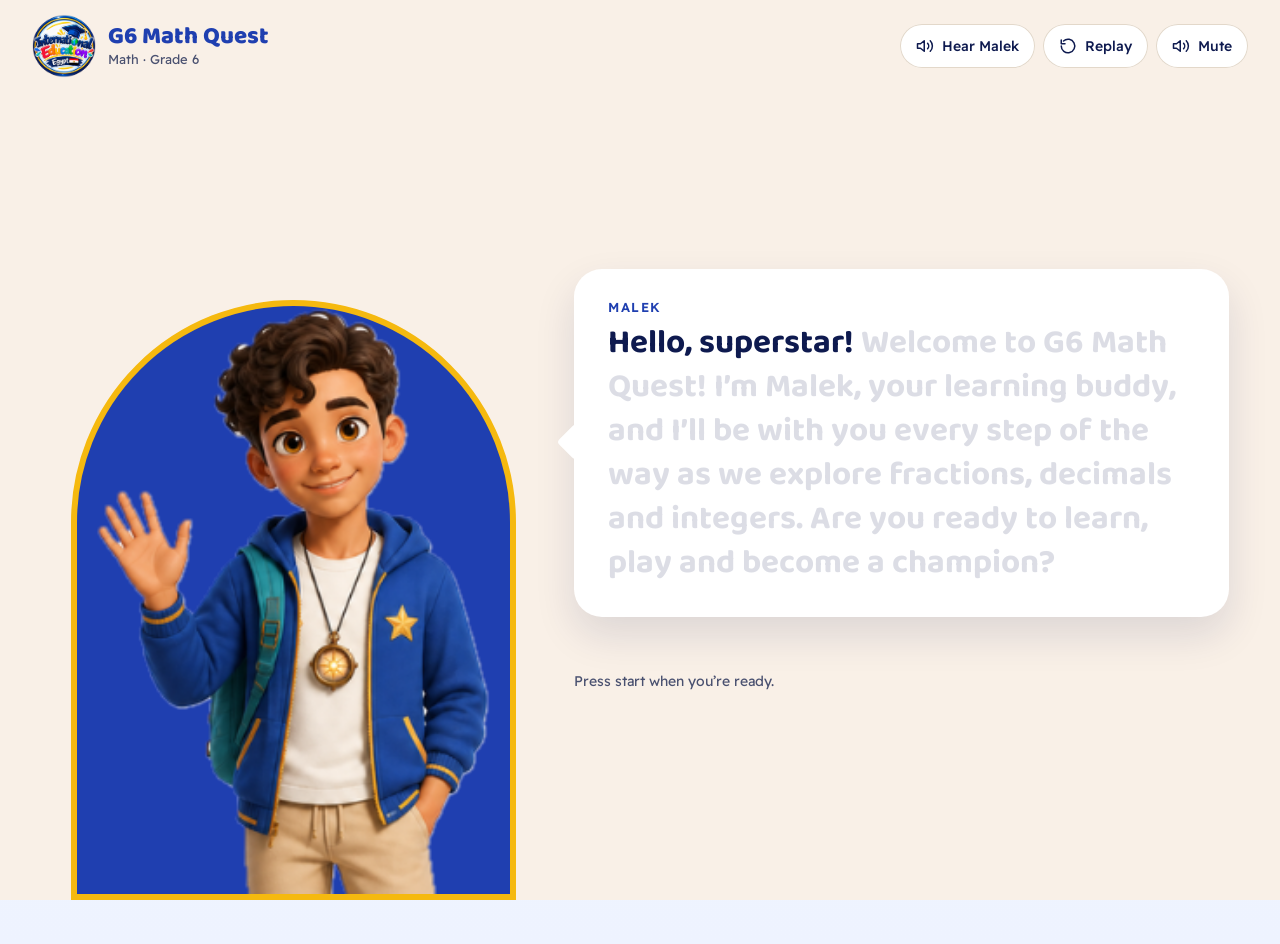
<file: index.html>
<!DOCTYPE html>
<html lang="en" dir="ltr">
<head>
<meta charset="UTF-8">
<meta name="viewport" content="width=device-width, initial-scale=1">
<title>Grade 6 Math Quest – International Education Egypt</title>
<link rel="icon" href="assets/logo.png">
<link rel="preconnect" href="https://fonts.googleapis.com">
<link href="https://fonts.googleapis.com/css2?family=Fredoka:wght@500;600;700&family=Nunito:wght@500;700;800&display=swap" rel="stylesheet">
<link rel="stylesheet" href="https://fonts.googleapis.com/css2?family=Baloo+Bhaijaan+2:wght@600;700;800&family=Readex+Pro:wght@400;500;600&display=swap">
<link rel="stylesheet" href="iee-malek/iee-malek.css">
<style>
/* Palette sampled from the official logo (design recommendation, not an official brand spec) */
:root{
  --navy:#0b1f6b;--royal:#1d4fd8;--sky:#e8f0ff;--gold:#f5b400;--gold2:#ffd54a;
  --ink:#14183a;--muted:#5b6280;--card:#fff;--line:#e3e8f6;
  --ok:#16a34a;--okbg:#e3f6ec;--bad:#dc2626;--badbg:#fde8ea;
  --shadow:0 10px 30px rgba(11,31,107,.12);--r:22px;
  --fd:'Fredoka','Nunito',system-ui,sans-serif;
}
*{box-sizing:border-box}
html,body{margin:0}
body{font-family:'Nunito',system-ui,sans-serif;color:var(--ink);min-height:100vh;overflow-x:hidden;
  background:radial-gradient(circle at 12% 8%,#fff6d6 0,transparent 32%),radial-gradient(circle at 90% 20%,#dfe9ff 0,transparent 38%),linear-gradient(180deg,#f4f7ff,#eef3ff)}
h1,h2,h3,h4{font-family:var(--fd);margin:0}
button{font-family:inherit;cursor:pointer}
:focus-visible{outline:3px solid var(--gold);outline-offset:3px;border-radius:10px}
.sr{position:absolute;width:1px;height:1px;overflow:hidden;clip:rect(0 0 0 0)}
#bg{position:fixed;inset:0;pointer-events:none;overflow:hidden;z-index:0}
#bg span{position:absolute;font-family:var(--fd);font-weight:600;color:rgba(29,79,216,.08);animation:floatUp linear infinite;user-select:none}
@keyframes floatUp{from{transform:translateY(110vh) rotate(0)}to{transform:translateY(-20vh) rotate(360deg)}}
#app{position:relative;z-index:1;max-width:1040px;margin:0 auto;padding:14px 16px 120px}
main{animation:fadeUp .35s ease}
@keyframes fadeUp{from{opacity:0;transform:translateY(10px)}}
/* header */
.top{display:flex;align-items:center;gap:10px;flex-wrap:wrap;margin-bottom:16px;background:rgba(255,255,255,.85);backdrop-filter:blur(8px);border:1px solid var(--line);border-radius:20px;padding:8px 12px;box-shadow:0 4px 16px rgba(11,31,107,.06)}
.brand{display:flex;align-items:center;gap:10px;border:0;background:none;padding:0;text-align:left;color:var(--navy)}
.brand .logo{width:56px;height:56px;object-fit:contain;flex:none}
.brand .bt{display:flex;flex-direction:column;line-height:1.1}.brand b{font-family:var(--fd);font-size:20px}.brand small{color:var(--muted);font-weight:700;font-size:12px}
.sp{flex:1}
.pill{display:inline-flex;align-items:center;gap:6px;background:#fff;border:1px solid var(--line);border-radius:999px;padding:7px 13px;font-weight:800;font-size:15px;color:var(--ink)}
.pill.xp b{color:var(--royal)}.pill.fire b{color:#ea580c}.pill.linkish{background:var(--sky);color:var(--navy);min-height:40px}
.iconbtn{border:1px solid var(--line);background:#fff;border-radius:999px;width:40px;height:40px;font-size:18px}
.bump{animation:bump .45s}@keyframes bump{40%{transform:scale(1.25)}}
/* buttons */
.btn{border:0;border-radius:16px;padding:13px 24px;font:700 18px var(--fd);color:#fff;background:linear-gradient(180deg,#2f63ec,var(--royal));box-shadow:0 5px 0 var(--navy);transition:transform .12s;min-height:48px}
.btn:hover{transform:translateY(-2px)}.btn:active{transform:translateY(3px);box-shadow:0 2px 0 var(--navy)}
.btn:disabled{opacity:.45;cursor:not-allowed;transform:none}
.btn.green{background:linear-gradient(180deg,#22c55e,var(--ok));box-shadow:0 5px 0 #0e7a37}
.btn.ghost{background:#fff;color:var(--royal);box-shadow:0 5px 0 #cfdaf7;border:1px solid #dbe4fb}
.btn.warnb{color:#b45309}
.btn.danger{background:linear-gradient(180deg,#ef4444,var(--bad));box-shadow:0 5px 0 #8f1d1d}
.btn.sm{padding:8px 15px;font-size:15px;min-height:40px}
.linkbtn{border:0;background:none;color:var(--royal);font-weight:800;text-decoration:underline;padding:4px}
.back{border:1px solid var(--line);background:#fff;border-radius:12px;padding:9px 14px;font-weight:800;color:var(--navy);min-height:42px}
/* welcome */
.welcome{display:flex;flex-direction:column;align-items:center;justify-content:center;min-height:90vh}
.wcard{background:#fff;border-radius:30px;box-shadow:var(--shadow);padding:30px 28px;max-width:560px;width:100%;text-align:center;border-top:8px solid var(--gold)}
.wlogo{width:200px;height:200px;object-fit:contain;animation:floaty 4s ease-in-out infinite}
@keyframes floaty{50%{transform:translateY(-8px)}}
.wcard h1{font-size:34px;color:var(--navy);margin-top:6px}
.lead{color:var(--muted);font-size:17px}
.nameform{margin:18px 0 8px;text-align:left}.nameform label{font-weight:800;color:var(--navy)}
.nrow{display:flex;gap:10px;margin-top:6px;flex-wrap:wrap}.nrow .ans{flex:1 1 160px;width:auto;min-width:0}
.rules{background:var(--sky);border-radius:16px;padding:12px 16px;text-align:left;margin-top:14px}
.rules summary{font-weight:800;color:var(--navy);cursor:pointer}.rules li{margin:6px 0;line-height:1.45}
.warn{background:#fff7e0;border:1px solid #ffe08a;border-radius:12px;padding:10px 14px;color:#7a4b00;font-weight:700}
/* hub */
.hero{display:flex;align-items:center;gap:16px;background:linear-gradient(135deg,var(--navy),var(--royal) 70%);color:#fff;border-radius:28px;padding:26px;box-shadow:var(--shadow);position:relative;overflow:hidden}
.hero::after{content:"";position:absolute;inset:auto -40px -60px auto;width:220px;height:220px;border-radius:50%;background:radial-gradient(circle,rgba(245,180,0,.35),transparent 70%)}
.hero .hl{flex:1;position:relative;z-index:1}.hero .hi{margin:0;opacity:.85;font-weight:700}.hero h1{font-size:34px}
.hero p{margin:6px 0 0;opacity:.92}
.hlogo{width:150px;height:150px;object-fit:contain;position:relative;z-index:1;filter:drop-shadow(0 8px 18px rgba(0,0,0,.25));animation:floaty 5s ease-in-out infinite}
.hstats{display:flex;gap:8px;flex-wrap:wrap;margin-top:14px}.hstats span{background:rgba(255,255,255,.14);padding:6px 12px;border-radius:999px;font-weight:700}
.hbar{height:10px;background:rgba(255,255,255,.2);border-radius:99px;margin-top:12px;overflow:hidden}.hbar i{display:block;height:100%;background:linear-gradient(90deg,var(--gold),var(--gold2));border-radius:99px;transition:width .8s}
.sec{font-size:22px;color:var(--navy);margin:24px 4px 12px}
.grid{display:grid;grid-template-columns:repeat(auto-fill,minmax(270px,1fr));gap:16px}
.ucard{background:#fff;border:0;border-radius:var(--r);padding:16px 18px;text-align:left;box-shadow:var(--shadow);border-top:6px solid var(--uc,var(--royal));transition:transform .2s,box-shadow .2s;animation:pop .45s both;color:var(--ink)}
.ucard:hover{transform:translateY(-5px);box-shadow:0 18px 40px rgba(11,31,107,.18)}
@keyframes pop{from{opacity:0;transform:translateY(16px) scale(.97)}}
.uh{display:flex;justify-content:space-between;align-items:center}.ui{font-size:32px;width:56px;height:56px;display:grid;place-items:center;border-radius:16px;background:var(--sky)}
.ui.big{font-size:44px;width:80px;height:80px;flex:none;background:#fff}
.un{display:block;margin-top:8px;font-weight:800;font-size:13px;color:var(--uc,var(--royal));text-transform:uppercase;letter-spacing:.06em}
.ucard h3{font-size:20px;color:var(--navy);margin:2px 0 8px}
.ul{display:flex;flex-wrap:wrap;gap:5px}.ul span{font-size:12px;font-weight:800;background:var(--sky);color:var(--navy);padding:3px 8px;border-radius:8px}
.meta,.meta2{display:flex;justify-content:space-between;align-items:center;margin-top:10px;font-weight:700;font-size:14px;color:var(--muted)}
.mk{color:#b45309;font-weight:800}
.ucard.final{background:linear-gradient(135deg,var(--navy),#23307e);color:#fff;border-top-color:var(--gold)}
.ucard.final h3{color:#fff}.ucard.final p{color:#d6dcff;margin:6px 0 0}.ucard.final .ui{background:rgba(255,255,255,.12)}
.ucard.final.alt{background:linear-gradient(135deg,#7a4f00,#c98d00)}
.ring .ringv{transition:stroke-dashoffset 1s}
.stars{letter-spacing:2px;font-size:18px}.stars .on{color:var(--gold);text-shadow:0 1px 0 #b98700}.stars .off{color:#d8dcea}
.badges{display:grid;grid-template-columns:repeat(auto-fill,minmax(150px,1fr));gap:10px}
.badge{background:#fff;border-radius:16px;padding:12px;text-align:center;box-shadow:0 3px 10px rgba(11,31,107,.06);filter:grayscale(1);opacity:.55}
.badge.got{filter:none;opacity:1;border:2px solid var(--gold);animation:pop .4s}
.badge span{font-size:30px;display:block}.badge b{display:block;font-family:var(--fd);color:var(--navy)}.badge small{color:var(--muted);font-size:12px}
.foot{text-align:center;color:var(--muted);margin-top:22px}
/* unit page */
.uhero{display:flex;gap:18px;align-items:center;background:#fff;border-radius:26px;padding:22px;box-shadow:var(--shadow);border-left:10px solid var(--uc);margin-top:12px;flex-wrap:wrap}
.uhero h1{font-size:30px;color:var(--navy)}.uhero p{color:var(--muted);margin:6px 0}
.uacts{display:flex;gap:10px;flex-wrap:wrap;margin-top:10px}
.lessons{display:flex;flex-direction:column;gap:12px}
.lrow{display:flex;align-items:center;gap:14px;background:#fff;border-radius:18px;padding:14px 16px;box-shadow:0 4px 14px rgba(11,31,107,.07);flex-wrap:wrap}
.lcode{font:700 18px var(--fd);background:var(--uc);color:#fff;border-radius:12px;padding:10px 12px;min-width:62px;text-align:center}
.linfo{flex:1;min-width:180px}.linfo h3{font-size:18px;color:var(--navy)}.linfo small{color:var(--muted);font-weight:700}
.lbar{height:8px;background:#edf0f8;border-radius:99px;margin:6px 0;overflow:hidden}.lbar i{display:block;height:100%;background:var(--uc);border-radius:99px;transition:width .6s}
/* quiz */
.qhead{display:flex;align-items:center;gap:12px;margin-bottom:10px}
.qtitle{display:flex;flex-direction:column}.qtitle b{font-family:var(--fd);color:var(--navy);font-size:18px}.qtitle span{font-weight:800;color:var(--muted)}
.progwrap{display:flex;align-items:center;gap:10px;margin-bottom:10px}.progwrap span{font-weight:800;color:var(--muted);font-size:14px;white-space:nowrap}
.prog{flex:1;height:14px;background:#fff;border-radius:99px;overflow:hidden;box-shadow:inset 0 1px 3px rgba(0,0,0,.08)}
.prog i{display:block;height:100%;background:linear-gradient(90deg,var(--royal),var(--gold));border-radius:99px;transition:width .5s cubic-bezier(.3,1.4,.6,1)}
.acc{background:#fff;border-radius:16px;padding:10px 14px;margin-bottom:12px;box-shadow:0 3px 10px rgba(11,31,107,.06)}
.acc.wide{max-width:600px;margin:12px auto;text-align:left}
.acc .row{display:flex;justify-content:space-between;align-items:center;font-weight:800;font-size:14px;margin-bottom:7px;gap:8px;flex-wrap:wrap}
.acc .legend{display:flex;gap:12px;color:var(--muted);flex-wrap:wrap}
.acc .pct{font:700 17px var(--fd);padding:2px 10px;border-radius:999px}
.acc .track{display:flex;height:14px;border-radius:99px;background:#eef1f8;overflow:hidden}
.acc .track i{display:block;height:100%;transition:width .6s}.acc .g{background:linear-gradient(90deg,#22c55e,var(--ok))}.acc .r{background:linear-gradient(90deg,#f87171,var(--bad))}
.card{background:var(--card);border-radius:26px;box-shadow:var(--shadow);padding:22px 22px 20px;position:relative;border:3px solid transparent;transition:border-color .3s}
.card.enter{animation:slideIn .4s cubic-bezier(.2,1.2,.4,1)}@keyframes slideIn{from{opacity:0;transform:translateX(50px)}}
.card.good{border-color:var(--ok)}.card.badc{border-color:var(--bad)}
.shake{animation:shake .5s}@keyframes shake{20%,60%{transform:translateX(-9px)}40%,80%{transform:translateX(9px)}}
.chips{display:flex;gap:6px;flex-wrap:wrap}
.chip{display:inline-flex;gap:6px;align-items:center;font-size:12.5px;font-weight:800;color:var(--navy);background:var(--sky);padding:5px 10px;border-radius:999px}
.chip.u{background:var(--uc);color:#fff}.chip.src{background:#fff7e0;color:#7a4b00}
.prompt{font-size:22px;font-weight:700;margin:14px 0 6px;line-height:1.45}
.visual{margin:14px 0;overflow-x:auto}
.fr{display:inline-flex;flex-direction:column;align-items:center;vertical-align:middle;line-height:1.05;margin:0 3px;font-size:.92em}
.fr .nu{border-bottom:2px solid currentColor;padding:0 3px}.fr .de{padding:0 3px}.mx{white-space:nowrap}
.eq{font-size:26px;font-weight:700;display:flex;align-items:center;gap:8px;flex-wrap:wrap}
.parts{display:flex;flex-direction:column;gap:16px;margin:16px 0}
.part.block .lab{display:block;font-size:19px;font-weight:700;margin-bottom:8px}
.irow{display:flex;align-items:center;gap:10px;flex-wrap:wrap}
.ans{font:600 24px var(--fd);width:170px;padding:10px 14px;border-radius:14px;border:3px solid #cfdaf7;background:#f8faff;color:var(--ink);outline:none;transition:.2s;min-height:48px}
.ans:focus{border-color:var(--royal);box-shadow:0 0 0 5px rgba(29,79,216,.15)}
.ans.ok{border-color:var(--ok);background:var(--okbg)}.ans.no{border-color:var(--bad);background:var(--badbg)}
.post{font-size:20px;font-weight:700}.preview{min-height:30px;font:700 20px var(--fd);color:var(--royal)}
.tip{font-size:13px;color:var(--muted)}
.opts{display:flex;flex-wrap:wrap;gap:12px;margin:16px 0}
.opt{border:3px solid #cfdaf7;background:#fff;border-radius:16px;padding:12px 24px;font:600 21px var(--fd);color:var(--ink);min-width:96px;min-height:52px;transition:transform .15s,border-color .2s;box-shadow:0 4px 0 #cfdaf7;position:relative}
.opt:hover:not(:disabled){transform:translateY(-3px);border-color:var(--royal)}
.opt.ok{border-color:var(--ok);background:var(--okbg);box-shadow:0 4px 0 var(--ok)}.opt.no{border-color:var(--bad);background:var(--badbg);box-shadow:0 4px 0 var(--bad)}
.opts.lines{flex-direction:column}.opts.lines .opt{padding:6px 10px 6px 40px;width:100%;max-width:700px}
.optl{position:absolute;left:10px;top:50%;transform:translateY(-50%);font-size:16px;color:var(--muted)}
.signbox{display:flex;align-items:center;gap:16px;font:700 30px var(--fd);margin:14px 0}.signbox.inl{display:inline-flex;font-size:24px;margin:0}
.qm{width:52px;height:52px;border-radius:50%;background:#7c829c;color:#fff;display:grid;place-items:center;font-size:28px;transition:.3s}
.qm.filled{background:var(--royal);animation:bump .4s}.qm.okf{background:var(--ok)}.qm.nof{background:var(--bad)}
.ozone{margin:16px 0}.olabel{font-size:13px;font-weight:800;color:var(--muted);text-transform:uppercase;letter-spacing:.06em;margin-bottom:6px}
.slots,.pool{display:flex;gap:10px;flex-wrap:wrap;min-height:72px;padding:10px;border-radius:18px}
.slots{background:var(--sky);border:3px dashed #b9c9f5}
.slot{width:96px;height:62px;border-radius:14px;border:2px dashed #b9c9f5;display:grid;place-items:center;color:#9fb2e8;font-weight:800;position:relative}
.tile{width:96px;height:62px;border-radius:14px;border:0;background:linear-gradient(180deg,#2f63ec,var(--royal));color:#fff;font:600 22px var(--fd);display:grid;place-items:center;box-shadow:0 5px 0 var(--navy);transition:transform .15s;animation:pop .3s}
.tile:hover:not(:disabled){transform:translateY(-3px)}.slot .tile{position:absolute;inset:-2px;width:auto;height:auto}
.tile.ok{background:linear-gradient(180deg,#22c55e,var(--ok));box-shadow:0 5px 0 #0e7a37}.tile.no{background:linear-gradient(180deg,#f87171,var(--bad));box-shadow:0 5px 0 #8f1d1d}
svg.nl{width:100%;max-width:680px;height:auto;display:block}
svg.nl .ax{stroke:#6b7290;stroke-width:2.5;fill:none;stroke-linecap:round;stroke-linejoin:round}svg.nl .tk{stroke:#6b7290;stroke-width:2.5}
svg.nl text{font:600 17px 'Nunito',sans-serif;fill:#2b3050;text-anchor:middle}
svg.nl .pt{animation:ptpop .45s cubic-bezier(.2,1.6,.4,1) both;transform-box:fill-box;transform-origin:center}@keyframes ptpop{from{transform:scale(0)}}
svg.nl.inter .hit{cursor:pointer;outline:none}svg.nl.inter .hit .ghost{fill:var(--royal);opacity:0;transition:opacity .15s}
svg.nl.inter .hit:hover .ghost,svg.nl.inter .hit:focus .ghost{opacity:.35}svg.nl.inter .hit:focus .ghost{stroke:var(--gold);stroke-width:3}
svg.nl.vert{max-width:170px}
.nlwrap{background:#fbfcff;border:2px solid var(--line);border-radius:18px;padding:12px 10px 4px;max-width:700px}
.nlhelp{font-size:14px;color:var(--muted);font-weight:700;margin-top:6px}
.nlm{position:relative;max-width:680px}.nlm svg{display:block}
.nlm .ans{position:absolute;width:64px;font-size:16px;padding:3px 2px;border-width:2px;border-radius:10px;text-align:center;transform:translate(-50%,-50%);top:80%;min-height:34px}
.gparts{margin-top:12px}
.vmul{font:600 28px var(--fd);display:inline-flex;flex-direction:column;align-items:flex-end;padding:6px 18px;background:#fbfcff;border:2px solid var(--line);border-radius:16px}
.vmul div:nth-child(2){border-bottom:3px solid var(--ink);padding-bottom:2px}.vmul .vq{color:var(--muted)}
table.t{border-collapse:collapse;font-size:19px;margin:8px 0}table.t th{background:var(--navy);color:#fff;padding:10px 18px}table.t td{border:1px solid #d6dcee;padding:9px 18px}table.t td:last-child{text-align:center}
.actions{display:flex;gap:10px;align-items:center;margin-top:18px;flex-wrap:wrap}.actions.center{justify-content:center}
.nextlock{color:var(--muted);font-weight:700;font-size:14px}
.hintbox{background:#fff7e0;border:2px solid #ffe08a;border-radius:14px;padding:10px 14px;font-weight:700;color:#7a4b00;margin-top:12px;animation:pop .3s}
.fb{margin-top:16px;border-radius:18px;padding:16px 18px;animation:pop .4s}
.fb.good{background:var(--okbg);border:2px solid #9be3bd}.fb.bad{background:var(--badbg);border:2px solid #f8b4b4}
.fb h4{font-size:21px;margin-bottom:6px}.fb.good h4{color:#0b7a4b}.fb.bad h4{color:#b3261e}
.ca{font-size:18px;font-weight:800;margin:4px 0 10px}.cl{font-weight:600}.how{font-weight:800;margin-top:6px}
.fb ol,.mbody ol{margin:6px 0 0;padding-left:22px;font-size:17px;line-height:1.6}
.fb details summary{cursor:pointer;font-weight:800;color:#0b7a4b}
.note{margin-top:8px;font-weight:700;color:#7a4b00}
/* results + report */
.endc{text-align:center}.rlogo{width:110px;height:110px;object-fit:contain}
.trophy{font-size:70px;animation:floaty 2.5s infinite}.endc h1{font-size:28px;color:var(--navy)}.sub{color:var(--muted);margin:4px 0}
.bigstars{font-size:52px;letter-spacing:8px}.bigstars span{display:inline-block;animation:starIn .6s both}
.bigstars span:nth-child(2){animation-delay:.25s}.bigstars span:nth-child(3){animation-delay:.5s}@keyframes starIn{from{transform:scale(0) rotate(-180deg)}}
.endstats{display:flex;justify-content:center;gap:10px;flex-wrap:wrap;margin:14px 0}
.endstats div{background:var(--sky);border-radius:16px;padding:12px 16px;min-width:110px;font-weight:700;color:var(--muted)}
.endstats b{display:block;font:700 26px var(--fd);color:var(--navy)}
.newb{display:flex;gap:8px;justify-content:center;flex-wrap:wrap}.newb span{background:#fff7e0;border:2px solid var(--gold);border-radius:999px;padding:6px 14px;font-weight:800}
table.bt{width:100%;min-width:460px;border-collapse:collapse;text-align:left;font-size:15px}
table.bt th{background:var(--navy);color:#fff;padding:9px 10px;font-family:var(--fd);font-weight:600}table.bt th:first-child{border-radius:10px 0 0 0}table.bt th:last-child{border-radius:0 10px 0 0}
table.bt td{padding:9px 10px;border-bottom:1px solid var(--line);vertical-align:middle}
.minibar{display:inline-block;width:80px;height:9px;background:#edf0f8;border-radius:99px;overflow:hidden;margin-right:8px;vertical-align:middle}.minibar i{display:block;height:100%;border-radius:99px}
.tw{position:relative;overflow-x:auto;-webkit-overflow-scrolling:touch;border-radius:10px}
.missed{text-align:left}.m{background:#fff6f7;border:2px solid #fbd0d5;border-radius:14px;padding:10px 14px;margin:8px 0}
.m summary{cursor:pointer;font-weight:700}.m summary small{display:block;color:var(--muted)}.mbody{margin-top:8px}
.report{text-align:left}.rhead{display:flex;gap:14px;align-items:center;border-bottom:3px solid var(--gold);padding-bottom:12px}.rhead h1{color:var(--navy);font-size:26px}.rhead p{margin:4px 0 0;color:var(--muted)}
.formula,.muted{color:var(--muted)}.small{font-size:13px}
.todo{padding-left:20px}.todo li{margin:8px 0}
/* overlays */
.modal{position:fixed;inset:0;background:rgba(11,31,107,.45);display:grid;place-items:center;z-index:80;animation:fadeUp .2s}
.modal .box{background:#fff;border-radius:24px;padding:24px;max-width:440px;width:92%;box-shadow:0 20px 60px rgba(0,0,0,.25);animation:pop .3s}
.modal h3{font-size:22px;color:var(--navy);margin-bottom:6px}.mrow{display:flex;gap:10px;justify-content:flex-end;flex-wrap:wrap;margin-top:14px}
.opts2{display:flex;flex-direction:column;gap:10px;margin-top:14px}.opts2 .btn{display:flex;justify-content:space-between;align-items:center}.opts2 .btn small{font-family:'Nunito',sans-serif;opacity:.85;font-size:14px}
.copybox{width:100%;height:220px;font:13px/1.4 monospace;border-radius:12px;border:2px solid var(--line);padding:10px}
#toast{position:fixed;left:50%;top:16px;transform:translate(-50%,-150%);background:var(--navy);color:#fff;padding:12px 18px;border-radius:14px;font-weight:700;z-index:90;transition:transform .35s;box-shadow:var(--shadow);max-width:92vw}
#toast.on{transform:translate(-50%,0)}
.xpf{position:fixed;font:700 26px var(--fd);color:var(--royal);pointer-events:none;z-index:50;animation:xpUp 1.1s forwards;text-shadow:0 2px 0 #fff}@keyframes xpUp{to{transform:translateY(-80px);opacity:0}}
canvas#fx{position:fixed;inset:0;pointer-events:none;z-index:60}
@media (max-width:640px){
  #app{padding:10px 10px 110px}.brand .bt small{display:none}.brand b{font-size:17px}.brand .logo{width:46px;height:46px}
  .hero{flex-direction:column-reverse;text-align:center;padding:20px}.hero h1{font-size:28px}.hstats{justify-content:center}.hlogo{width:110px;height:110px}
  .prompt{font-size:19px}.eq{font-size:22px}.card{padding:16px 13px}.tile,.slot{width:72px;height:54px;font-size:19px}
  .wcard{padding:22px 16px}.wlogo{width:150px;height:150px}.wcard h1{font-size:28px}
  table.bt{font-size:13px}.minibar{width:44px}.endstats div{min-width:90px;padding:10px}
  .lrow .btn{width:100%}.pill{padding:6px 10px;font-size:14px}
}
@media (prefers-reduced-motion:reduce){*,*::before,*::after{animation:none!important;transition:none!important}#bg{display:none}}
</style>
</head>
<body>
<div id="bg" aria-hidden="true"></div>
<canvas id="fx" aria-hidden="true"></canvas>
<div id="app"></div>
<div id="toast" role="status" aria-live="polite"></div>
<noscript><p style="padding:20px">This app needs JavaScript turned on.</p></noscript>
<script src="iee-malek/assets/voice/clips.js"></script>
<script src="iee-malek/iee-malek.js"></script>
<script src="js/core.js"></script>
<script src="data/fr6.js"></script>
<script src="data/dsl.js"></script>
<script src="data/gen.js"></script>
<script src="data/trace.js"></script>
<script src="js/app.js"></script>
</body>
</html>
</file>
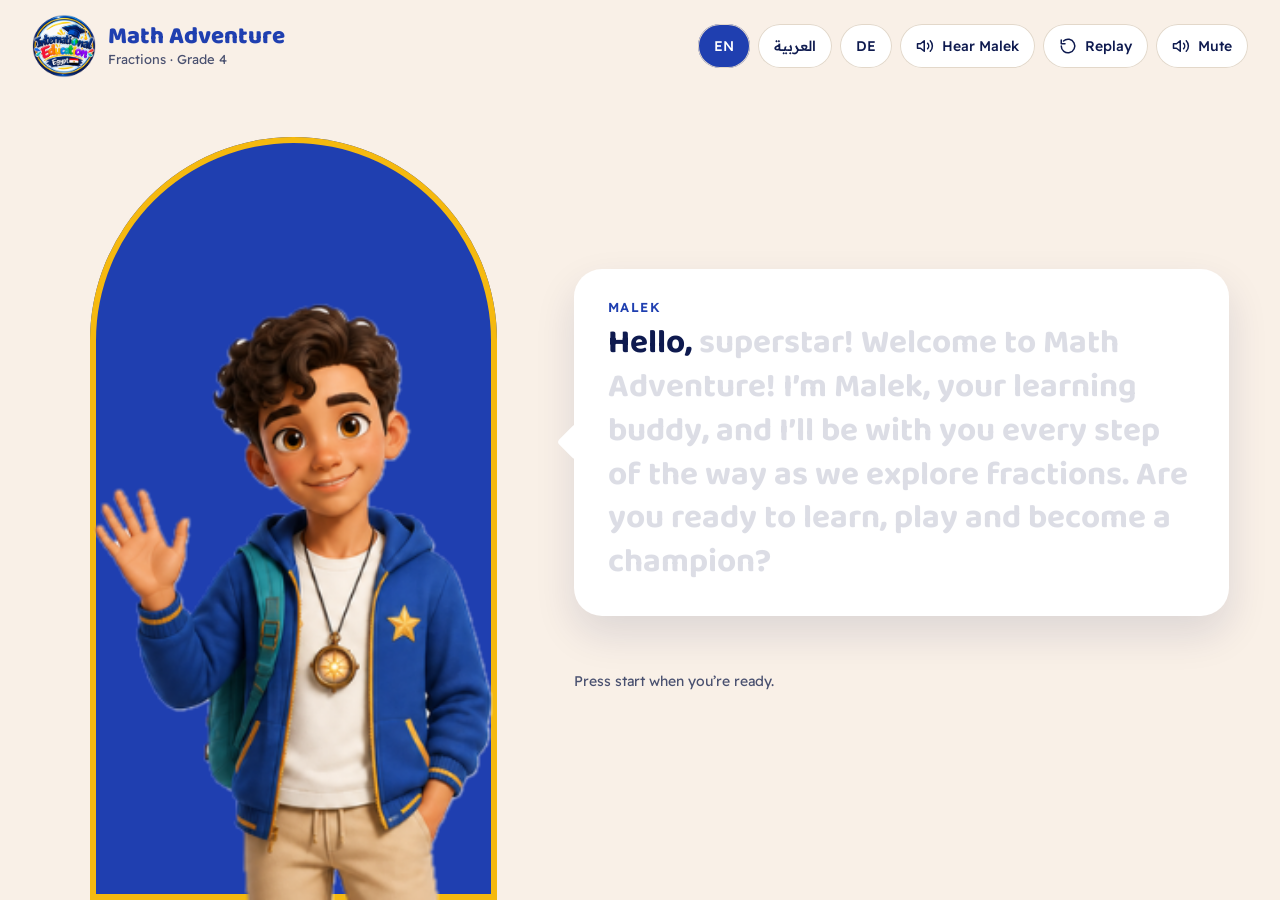
<file: IEE-Malek-v1.1.0/pilot-math-adventure/index.html>
<!doctype html>
<html lang="en" dir="ltr">
<head>
<meta charset="utf-8">
<meta name="viewport" content="width=device-width, initial-scale=1, viewport-fit=cover">
<title>Math Adventure · Fractions | International Education Egypt</title>
<link rel="icon" href="iee-malek/assets/iee-logo-official.png">
<link rel="preconnect" href="https://fonts.googleapis.com">
<link rel="stylesheet" href="https://fonts.googleapis.com/css2?family=Baloo+Bhaijaan+2:wght@600;700;800&family=Readex+Pro:wght@400;500;600&display=swap">
<link rel="stylesheet" href="iee-malek/iee-malek.css">
<link rel="stylesheet" href="app.css">
</head>
<body>
<div id="app" class="app">
  <header class="topbar">
    <div class="brand">
      <img src="iee-malek/assets/iee-logo-official.png" alt="International Education Egypt" class="brand-logo">
      <div class="brand-text">
        <strong data-t="app"></strong>
        <span data-t="subjectLabel"></span>
      </div>
    </div>
    <div class="top-actions">
      <span class="stars" id="stars" aria-live="polite"></span>
      <div class="lang" role="group" id="langGroup">
        <button type="button" data-lang="en">EN</button>
        <button type="button" data-lang="ar">العربية</button>
        <button type="button" data-lang="de">DE</button>
      </div>
    </div>
  </header>
  <main id="screen" class="screen" tabindex="-1"></main>
</div>
<script src="iee-malek/iee-malek.js"></script>
<script src="app.js"></script>
</body>
</html>
</file>
<file: iee-malek/iee-malek.css>
/* IEE Malek — official International Education Egypt learning buddy.
   Reusable styles for IEEWelcomeScreen and IEELearningBuddy.
   Every class is prefixed `iee-m-` so it cannot clash with host apps. */

:root {
  --iee-m-blue: #1F3FB0;
  --iee-m-gold: #F5B90F;
  --iee-m-gold-deep: #B37F00;
  --iee-m-teal: #14A6A0;
  --iee-m-ink: #0E1A4F;
  --iee-m-paper: #F9F0E7;
  --iee-m-muted: #4A5170;
  --iee-m-font-display: "Baloo Bhaijaan 2", "Readex Pro", "Segoe UI", Tahoma, system-ui, sans-serif;
  --iee-m-font-body: "Readex Pro", "Segoe UI", Tahoma, system-ui, sans-serif;
  --iee-m-spring: cubic-bezier(.34, 1.56, .64, 1);
  /* Space the buddy needs at the bottom of the page; the module keeps it updated. */
  --iee-m-reserve: 0px;
}

/* Host pages get room to scroll their last content clear of the buddy. */
body.iee-m-reserve { padding-bottom: calc(var(--iee-m-reserve) + env(safe-area-inset-bottom, 0px)) !important; }
html:has(body.iee-m-reserve) { scroll-padding-bottom: calc(var(--iee-m-reserve) + 8px); }

.iee-m-sr { position: absolute !important; width: 1px; height: 1px; overflow: hidden; clip: rect(0 0 0 0); white-space: nowrap; }

/* ---------- Shared buttons ---------- */
.iee-m-btn {
  min-height: 44px; min-width: 44px; padding: 0 16px; border: 0; border-radius: 999px;
  background: #FFFFFF; color: var(--iee-m-ink); box-shadow: inset 0 0 0 1px #E3D8CA;
  font: 500 14px/1 var(--iee-m-font-body); display: inline-flex; align-items: center; justify-content: center; gap: 8px;
  cursor: pointer; -webkit-tap-highlight-color: transparent;
}
.iee-m-btn:hover { box-shadow: inset 0 0 0 2px var(--iee-m-blue); }
.iee-m-btn:focus-visible, .iee-m-start:focus-visible, .iee-m-avatar:focus-visible, .iee-m-icon:focus-visible { outline: 3px solid var(--iee-m-gold); outline-offset: 3px; }
.iee-m-btn svg, .iee-m-icon svg { width: 18px; height: 18px; flex-shrink: 0; }

/* ---------- Welcome screen ---------- */
.iee-m-welcome {
  position: fixed; inset: 0; z-index: 2147483000; background: var(--iee-m-paper); color: var(--iee-m-ink);
  font-family: var(--iee-m-font-body); display: grid; grid-template-rows: auto 1fr; overflow: auto;
}
.iee-m-welcome[hidden] { display: none; }
.iee-m-w-top {
  display: flex; align-items: center; justify-content: space-between; gap: 12px; flex-wrap: wrap;
  padding: max(14px, env(safe-area-inset-top)) clamp(14px, 3vw, 32px) 10px;
}
.iee-m-w-brand { display: flex; align-items: center; gap: 12px; min-width: 0; }
.iee-m-w-logo { width: clamp(44px, 6vw, 64px); height: clamp(44px, 6vw, 64px); object-fit: contain; flex-shrink: 0; }
.iee-m-w-app { display: flex; flex-direction: column; min-width: 0; }
.iee-m-w-app strong { font: 800 clamp(18px, 2.2vw, 24px)/1.1 var(--iee-m-font-display); color: var(--iee-m-blue); }
.iee-m-w-app span { font-size: 13px; color: var(--iee-m-muted); }
.iee-m-w-controls { display: flex; gap: 8px; flex-wrap: wrap; }

.iee-m-w-stage {
  display: grid; grid-template-columns: minmax(240px, 0.85fr) minmax(0, 1.15fr); align-items: end;
  gap: clamp(8px, 3vw, 40px); padding: 0 clamp(16px, 4vw, 64px); min-height: 0;
}
.iee-m-w-hero { position: relative; align-self: stretch; display: flex; align-items: flex-end; justify-content: center; min-height: 340px; }
.iee-m-w-arch {
  position: absolute; left: 8%; right: 8%; top: 6%; bottom: 0; border-radius: 999px 999px 0 0;
  background: var(--iee-m-blue); box-shadow: inset 0 0 0 6px var(--iee-m-gold);
}
.iee-m-w-figure { position: relative; height: min(68vh, 600px); max-width: 100%; object-fit: contain; transform-origin: 50% 100%; }
/* Malek fills the arch frame; the arch clips him, so a video's own background never shows outside it. */
/* The arch takes the video's proportions (832x1120) so Malek fills it; if space is short he stays whole on the same green. */
.iee-m-w-arch { overflow: hidden; border: 6px solid var(--iee-m-gold); box-shadow: none; top: auto; left: 4%; right: 4%; aspect-ratio: 832 / 1120; max-height: 96%; }
.iee-m-w-arch .iee-m-w-figure { position: absolute; inset: 0; width: 100%; height: 100%; max-width: none; object-fit: contain; object-position: 50% 100%; }
/* Lip-sync video sits exactly over the still render and only shows once it is actually playing. */
.iee-m-w-video { opacity: 0; pointer-events: none; animation: none !important; }
.iee-m-lipsync .iee-m-w-video { opacity: 1; }
.iee-m-lipsync .iee-m-w-figure:not(.iee-m-w-video) { opacity: 0; animation: none; }
.iee-m-w-copy { display: flex; flex-direction: column; gap: clamp(16px, 3vh, 28px); padding: clamp(16px, 4vh, 48px) 0; align-self: center; }
.iee-m-w-bubble {
  position: relative; background: #FFFFFF; border-radius: 28px; padding: clamp(18px, 3vw, 30px) clamp(20px, 3vw, 34px);
  box-shadow: 0 18px 40px rgba(14, 26, 79, .12);
}
.iee-m-w-bubble::before {
  content: ""; position: absolute; top: 46%; inset-inline-start: -12px; width: 26px; height: 26px; background: #FFFFFF;
  transform: rotate(45deg); border-radius: 4px;
}
.iee-m-w-speaker { display: block; font-size: 13px; letter-spacing: .12em; text-transform: uppercase; font-weight: 600; color: var(--iee-m-blue); margin-bottom: 8px; }
.iee-m-w-line { margin: 0; font: 700 clamp(20px, 2.6vw, 34px)/1.32 var(--iee-m-font-display); min-height: 2.6em; }
.iee-m-w-line .iee-m-word { opacity: .14; transition: opacity .18s ease; }
.iee-m-w-line .iee-m-word.iee-m-on { opacity: 1; }
.iee-m-w-actions { display: flex; align-items: center; gap: 16px; flex-wrap: wrap; min-height: 76px; }
.iee-m-start {
  min-height: 68px; padding: 0 clamp(26px, 4vw, 44px); border: 0; border-radius: 999px; background: var(--iee-m-gold); color: var(--iee-m-ink);
  font: 800 clamp(20px, 2.4vw, 28px)/1 var(--iee-m-font-display); letter-spacing: .02em; display: inline-flex; align-items: center; gap: 14px;
  box-shadow: 0 7px 0 var(--iee-m-gold-deep); cursor: pointer;
}
.iee-m-start[hidden] { display: none; }
.iee-m-start:active { transform: translateY(4px); box-shadow: 0 3px 0 var(--iee-m-gold-deep); }
.iee-m-start svg { width: 26px; height: 26px; }
[dir="rtl"] .iee-m-start svg, [dir="rtl"] .iee-m-flip { transform: scaleX(-1); }
.iee-m-w-hint { font-size: 14px; color: var(--iee-m-muted); }
.iee-m-linkbtn { background: none; border: 0; padding: 10px 4px; min-height: 44px; color: var(--iee-m-blue); font: 500 14px var(--iee-m-font-body); text-decoration: underline; cursor: pointer; }

/* Animation states (welcome) */
.iee-m-anim .iee-m-w-figure { animation: iee-m-rise .7s var(--iee-m-spring) both, iee-m-wave 2.4s ease-in-out .8s 2; }
.iee-m-anim .iee-m-w-bubble { animation: iee-m-pop .45s var(--iee-m-spring) .45s both; }
.iee-m-speaking .iee-m-w-figure { animation: iee-m-talk .5s ease-in-out infinite; }
.iee-m-start.iee-m-show { animation: iee-m-pop .45s var(--iee-m-spring) both, iee-m-pulse 2.2s ease-in-out .6s infinite; }

@media (max-width: 760px) {
  .iee-m-w-stage { grid-template-columns: 1fr; align-items: start; }
  .iee-m-w-hero { min-height: 0; height: 38vh; order: 0; }
  .iee-m-w-figure { height: 38vh; }
  .iee-m-w-copy { order: 1; padding-top: 8px; }
  .iee-m-w-bubble::before { top: -12px; inset-inline-start: 50%; margin-inline-start: -13px; }
  .iee-m-w-actions { justify-content: center; }
  .iee-m-start { width: 100%; justify-content: center; }
}
/* Portrait tablets: stack like phones, with a big Malek on top. */
@media (min-width: 761px) and (max-width: 1100px) and (orientation: portrait) {
  .iee-m-w-stage { grid-template-columns: 1fr; align-items: start; }
  .iee-m-w-hero { min-height: 0; height: 52vh; }
  .iee-m-w-actions { justify-content: center; }
}
/* Stacked layouts: centre an arch that is as tall as the hero, its width set by the video's proportions. */
@media (max-width: 760px), (min-width: 761px) and (max-width: 1100px) and (orientation: portrait) {
  .iee-m-w-arch { top: 0; left: 50%; right: auto; height: 100%; max-height: none; transform: translateX(-50%); }
}

/* ---------- Learning buddy (floating companion) ---------- */
.iee-m-buddy {
  position: fixed; z-index: 2147482000; right: max(14px, env(safe-area-inset-right)); left: auto;
  bottom: max(14px, env(safe-area-inset-bottom)); display: flex; flex-direction: column; align-items: flex-end;
  gap: 8px; font-family: var(--iee-m-font-body); color: var(--iee-m-ink); pointer-events: none;
  direction: ltr; /* physical layout: always anchored bottom-right; text inside follows the app language */
}
/* Always bottom-RIGHT, also in RTL apps (physical right + direction: ltr below). */
.iee-m-buddy[hidden] { display: none; }
.iee-m-buddy > * { pointer-events: auto; }
.iee-m-bubble {
  max-width: min(260px, calc(100vw - 120px)); padding: 12px 16px; border-radius: 18px 18px 6px 18px; background: #FFFFFF;
  box-shadow: 0 12px 28px rgba(14, 26, 79, .18); font: 700 17px/1.3 var(--iee-m-font-display); color: var(--iee-m-ink);
}
.iee-m-bubble[hidden] { display: none; }
.iee-m-bubble.iee-m-in { animation: iee-m-pop .35s var(--iee-m-spring) both; }
.iee-m-body { position: relative; display: flex; align-items: flex-end; justify-content: center; }
.iee-m-figure { display: block; height: var(--iee-m-fig, 210px); width: auto; transform-origin: 50% 100%; user-select: none; -webkit-user-drag: none; }
.iee-m-shadow { position: absolute; bottom: -4px; left: 50%; width: 70%; height: 16px; margin-left: -35%; border-radius: 50%; background: rgba(14, 26, 79, .16); }
.iee-m-tools { position: absolute; top: 4px; right: 100%; margin-right: 6px; display: flex; flex-direction: column; gap: 6px; }
.iee-m-icon {
  width: 40px; height: 40px; border-radius: 50%; border: 0; background: #FFFFFF; color: var(--iee-m-ink);
  box-shadow: 0 4px 12px rgba(14, 26, 79, .2); display: flex; align-items: center; justify-content: center; cursor: pointer; padding: 0;
}
.iee-m-avatar {
  width: 68px; height: 68px; padding: 0; border-radius: 50%; border: 4px solid var(--iee-m-gold); background: var(--iee-m-paper);
  overflow: hidden; box-shadow: 0 8px 20px rgba(14, 26, 79, .25); cursor: pointer;
}
.iee-m-avatar img { width: 100%; height: 100%; display: block; }
.iee-m-avatar[hidden], .iee-m-body[hidden] { display: none; }

/* Compact mode: phones, short screens, or when the full figure would cover content */
.iee-m-buddy.iee-m-compact { flex-direction: row; align-items: flex-end; }
.iee-m-buddy.iee-m-compact .iee-m-bubble { max-width: min(240px, calc(100vw - 110px)); font-size: 15px; }

/* Reaction animations */
.iee-m-idle .iee-m-figure, .iee-m-idle .iee-m-avatar { animation: iee-m-float 4.5s ease-in-out infinite; }
.iee-m-r-happy .iee-m-figure, .iee-m-r-happy .iee-m-avatar { animation: iee-m-hop .45s var(--iee-m-spring) both; }
.iee-m-r-celebrate .iee-m-figure, .iee-m-r-celebrate .iee-m-avatar { animation: iee-m-jump .85s var(--iee-m-spring) both; }
.iee-m-r-support .iee-m-figure, .iee-m-r-support .iee-m-avatar { animation: iee-m-lean .45s ease-out both; }
.iee-m-r-encourage .iee-m-figure, .iee-m-r-encourage .iee-m-avatar { animation: iee-m-popin .5s var(--iee-m-spring) both; }
.iee-m-r-think .iee-m-figure, .iee-m-r-think .iee-m-avatar { animation: iee-m-tilt 1.6s ease-in-out both; }
.iee-m-r-help .iee-m-figure, .iee-m-r-help .iee-m-avatar { animation: iee-m-tilt .8s ease-in-out both; }
.iee-m-r-wave .iee-m-figure, .iee-m-r-wave .iee-m-avatar { animation: iee-m-wave 1.1s ease-in-out both; }
.iee-m-enter { animation: iee-m-dock .6s var(--iee-m-spring) both; }

.iee-m-confetti { position: fixed; inset: 0; pointer-events: none; z-index: 2147481999; overflow: hidden; }
.iee-m-confetti i { position: absolute; top: -20px; width: 10px; height: 16px; border-radius: 2px; animation: iee-m-fall 1.8s linear forwards; }

@keyframes iee-m-rise { from { transform: translateY(70px); opacity: 0; } to { transform: none; opacity: 1; } }
@keyframes iee-m-wave { 0%, 100% { transform: rotate(0); } 25% { transform: rotate(-2.5deg); } 75% { transform: rotate(2deg); } }
@keyframes iee-m-talk { 0%, 100% { transform: translateY(0); } 50% { transform: translateY(-3px) scale(1.005); } }
@keyframes iee-m-pop { from { transform: scale(.7); opacity: 0; } to { transform: none; opacity: 1; } }
@keyframes iee-m-pulse { 0%, 100% { box-shadow: 0 7px 0 var(--iee-m-gold-deep), 0 0 0 0 rgba(245, 185, 15, .5); } 50% { box-shadow: 0 7px 0 var(--iee-m-gold-deep), 0 0 0 14px rgba(245, 185, 15, 0); } }
@keyframes iee-m-float { 0%, 100% { transform: translateY(0); } 50% { transform: translateY(-6px); } }
@keyframes iee-m-hop { 0% { transform: none; } 35% { transform: translateY(-18px) scale(1.03); } 70% { transform: scale(.98, 1.02); } 100% { transform: none; } }
@keyframes iee-m-jump { 0% { transform: translateY(16px) scale(.92); } 45% { transform: translateY(-34px) scale(1.04); } 100% { transform: none; } }
@keyframes iee-m-lean { from { transform: translateX(12px) rotate(2deg); opacity: .5; } to { transform: none; opacity: 1; } }
@keyframes iee-m-popin { 0% { transform: scale(.85); } 60% { transform: scale(1.06); } 100% { transform: none; } }
@keyframes iee-m-tilt { 0%, 100% { transform: rotate(0); } 40% { transform: rotate(-3deg); } }
@keyframes iee-m-dock { from { transform: translateY(40px) scale(.6); opacity: 0; } to { transform: none; opacity: 1; } }
@keyframes iee-m-fall { to { transform: translateY(110vh) rotate(540deg); } }

@media (prefers-reduced-motion: reduce) {
  .iee-m-welcome *, .iee-m-buddy, .iee-m-buddy * { animation: none !important; transition: none !important; }
  .iee-m-w-line .iee-m-word { opacity: 1; }
  .iee-m-confetti { display: none; }
}
.iee-m-reduced, .iee-m-reduced * { animation: none !important; transition: none !important; }
.iee-m-reduced .iee-m-w-line .iee-m-word { opacity: 1; }
</file>
<file: IEE-Malek-v1.1.0/pilot-math-adventure/iee-malek/iee-malek.css>
/* IEE Malek — official International Education Egypt learning buddy.
   Reusable styles for IEEWelcomeScreen and IEELearningBuddy.
   Every class is prefixed `iee-m-` so it cannot clash with host apps. */

:root {
  --iee-m-blue: #1F3FB0;
  --iee-m-gold: #F5B90F;
  --iee-m-gold-deep: #B37F00;
  --iee-m-teal: #14A6A0;
  --iee-m-ink: #0E1A4F;
  --iee-m-paper: #F9F0E7;
  --iee-m-muted: #4A5170;
  --iee-m-font-display: "Baloo Bhaijaan 2", "Readex Pro", "Segoe UI", Tahoma, system-ui, sans-serif;
  --iee-m-font-body: "Readex Pro", "Segoe UI", Tahoma, system-ui, sans-serif;
  --iee-m-spring: cubic-bezier(.34, 1.56, .64, 1);
  /* Space the buddy needs at the bottom of the page; the module keeps it updated. */
  --iee-m-reserve: 0px;
}

/* Host pages get room to scroll their last content clear of the buddy. */
body.iee-m-reserve { padding-bottom: calc(var(--iee-m-reserve) + env(safe-area-inset-bottom, 0px)) !important; }
html:has(body.iee-m-reserve) { scroll-padding-bottom: calc(var(--iee-m-reserve) + 8px); }

.iee-m-sr { position: absolute !important; width: 1px; height: 1px; overflow: hidden; clip: rect(0 0 0 0); white-space: nowrap; }

/* ---------- Shared buttons ---------- */
.iee-m-btn {
  min-height: 44px; min-width: 44px; padding: 0 16px; border: 0; border-radius: 999px;
  background: #FFFFFF; color: var(--iee-m-ink); box-shadow: inset 0 0 0 1px #E3D8CA;
  font: 500 14px/1 var(--iee-m-font-body); display: inline-flex; align-items: center; justify-content: center; gap: 8px;
  cursor: pointer; -webkit-tap-highlight-color: transparent;
}
.iee-m-btn:hover { box-shadow: inset 0 0 0 2px var(--iee-m-blue); }
.iee-m-btn:focus-visible, .iee-m-start:focus-visible, .iee-m-avatar:focus-visible, .iee-m-icon:focus-visible { outline: 3px solid var(--iee-m-gold); outline-offset: 3px; }
.iee-m-btn svg, .iee-m-icon svg { width: 18px; height: 18px; flex-shrink: 0; }

/* ---------- Welcome screen ---------- */
.iee-m-welcome {
  position: fixed; inset: 0; z-index: 2147483000; background: var(--iee-m-paper); color: var(--iee-m-ink);
  font-family: var(--iee-m-font-body); display: grid; grid-template-rows: auto 1fr; overflow: auto;
}
.iee-m-welcome[hidden] { display: none; }
.iee-m-w-top {
  display: flex; align-items: center; justify-content: space-between; gap: 12px; flex-wrap: wrap;
  padding: max(14px, env(safe-area-inset-top)) clamp(14px, 3vw, 32px) 10px;
}
.iee-m-w-brand { display: flex; align-items: center; gap: 12px; min-width: 0; }
.iee-m-w-logo { width: clamp(44px, 6vw, 64px); height: clamp(44px, 6vw, 64px); object-fit: contain; flex-shrink: 0; }
.iee-m-w-app { display: flex; flex-direction: column; min-width: 0; }
.iee-m-w-app strong { font: 800 clamp(18px, 2.2vw, 24px)/1.1 var(--iee-m-font-display); color: var(--iee-m-blue); }
.iee-m-w-app span { font-size: 13px; color: var(--iee-m-muted); }
.iee-m-w-controls { display: flex; gap: 8px; flex-wrap: wrap; }

.iee-m-w-stage {
  display: grid; grid-template-columns: minmax(240px, 0.85fr) minmax(0, 1.15fr); align-items: end;
  gap: clamp(8px, 3vw, 40px); padding: 0 clamp(16px, 4vw, 64px); min-height: 0;
}
.iee-m-w-hero { position: relative; align-self: stretch; display: flex; align-items: flex-end; justify-content: center; min-height: 340px; }
.iee-m-w-arch {
  position: absolute; left: 8%; right: 8%; top: 6%; bottom: 0; border-radius: 999px 999px 0 0;
  background: var(--iee-m-blue); box-shadow: inset 0 0 0 6px var(--iee-m-gold);
}
.iee-m-w-figure { position: relative; height: min(68vh, 600px); max-width: 100%; object-fit: contain; transform-origin: 50% 100%; }
.iee-m-w-copy { display: flex; flex-direction: column; gap: clamp(16px, 3vh, 28px); padding: clamp(16px, 4vh, 48px) 0; align-self: center; }
.iee-m-w-bubble {
  position: relative; background: #FFFFFF; border-radius: 28px; padding: clamp(18px, 3vw, 30px) clamp(20px, 3vw, 34px);
  box-shadow: 0 18px 40px rgba(14, 26, 79, .12);
}
.iee-m-w-bubble::before {
  content: ""; position: absolute; top: 46%; inset-inline-start: -12px; width: 26px; height: 26px; background: #FFFFFF;
  transform: rotate(45deg); border-radius: 4px;
}
.iee-m-w-speaker { display: block; font-size: 13px; letter-spacing: .12em; text-transform: uppercase; font-weight: 600; color: var(--iee-m-blue); margin-bottom: 8px; }
.iee-m-w-line { margin: 0; font: 700 clamp(20px, 2.6vw, 34px)/1.32 var(--iee-m-font-display); min-height: 2.6em; }
.iee-m-w-line .iee-m-word { opacity: .14; transition: opacity .18s ease; }
.iee-m-w-line .iee-m-word.iee-m-on { opacity: 1; }
.iee-m-w-actions { display: flex; align-items: center; gap: 16px; flex-wrap: wrap; min-height: 76px; }
.iee-m-start {
  min-height: 68px; padding: 0 clamp(26px, 4vw, 44px); border: 0; border-radius: 999px; background: var(--iee-m-gold); color: var(--iee-m-ink);
  font: 800 clamp(20px, 2.4vw, 28px)/1 var(--iee-m-font-display); letter-spacing: .02em; display: inline-flex; align-items: center; gap: 14px;
  box-shadow: 0 7px 0 var(--iee-m-gold-deep); cursor: pointer;
}
.iee-m-start[hidden] { display: none; }
.iee-m-start:active { transform: translateY(4px); box-shadow: 0 3px 0 var(--iee-m-gold-deep); }
.iee-m-start svg { width: 26px; height: 26px; }
[dir="rtl"] .iee-m-start svg, [dir="rtl"] .iee-m-flip { transform: scaleX(-1); }
.iee-m-w-hint { font-size: 14px; color: var(--iee-m-muted); }
.iee-m-linkbtn { background: none; border: 0; padding: 10px 4px; min-height: 44px; color: var(--iee-m-blue); font: 500 14px var(--iee-m-font-body); text-decoration: underline; cursor: pointer; }

/* Animation states (welcome) */
.iee-m-anim .iee-m-w-figure { animation: iee-m-rise .7s var(--iee-m-spring) both, iee-m-wave 2.4s ease-in-out .8s 2; }
.iee-m-anim .iee-m-w-bubble { animation: iee-m-pop .45s var(--iee-m-spring) .45s both; }
.iee-m-speaking .iee-m-w-figure { animation: iee-m-talk .5s ease-in-out infinite; }
.iee-m-start.iee-m-show { animation: iee-m-pop .45s var(--iee-m-spring) both, iee-m-pulse 2.2s ease-in-out .6s infinite; }

@media (max-width: 760px) {
  .iee-m-w-stage { grid-template-columns: 1fr; align-items: start; }
  .iee-m-w-hero { min-height: 0; height: 38vh; order: 0; }
  .iee-m-w-figure { height: 38vh; }
  .iee-m-w-copy { order: 1; padding-top: 8px; }
  .iee-m-w-bubble::before { top: -12px; inset-inline-start: 50%; margin-inline-start: -13px; }
  .iee-m-w-actions { justify-content: center; }
  .iee-m-start { width: 100%; justify-content: center; }
}

/* ---------- Learning buddy (floating companion) ---------- */
.iee-m-buddy {
  position: fixed; z-index: 2147482000; right: max(14px, env(safe-area-inset-right)); left: auto;
  bottom: max(14px, env(safe-area-inset-bottom)); display: flex; flex-direction: column; align-items: flex-end;
  gap: 8px; font-family: var(--iee-m-font-body); color: var(--iee-m-ink); pointer-events: none;
  direction: ltr; /* physical layout: always anchored bottom-right; text inside follows the app language */
}
/* Always bottom-RIGHT, also in RTL apps (physical right + direction: ltr below). */
.iee-m-buddy[hidden] { display: none; }
.iee-m-buddy > * { pointer-events: auto; }
.iee-m-bubble {
  max-width: min(260px, calc(100vw - 120px)); padding: 12px 16px; border-radius: 18px 18px 6px 18px; background: #FFFFFF;
  box-shadow: 0 12px 28px rgba(14, 26, 79, .18); font: 700 17px/1.3 var(--iee-m-font-display); color: var(--iee-m-ink);
}
.iee-m-bubble[hidden] { display: none; }
.iee-m-bubble.iee-m-in { animation: iee-m-pop .35s var(--iee-m-spring) both; }
.iee-m-body { position: relative; display: flex; align-items: flex-end; justify-content: center; }
.iee-m-figure { display: block; height: var(--iee-m-fig, 210px); width: auto; transform-origin: 50% 100%; user-select: none; -webkit-user-drag: none; }
.iee-m-shadow { position: absolute; bottom: -4px; left: 50%; width: 70%; height: 16px; margin-left: -35%; border-radius: 50%; background: rgba(14, 26, 79, .16); }
.iee-m-tools { position: absolute; top: 4px; right: 100%; margin-right: 6px; display: flex; flex-direction: column; gap: 6px; }
.iee-m-icon {
  width: 40px; height: 40px; border-radius: 50%; border: 0; background: #FFFFFF; color: var(--iee-m-ink);
  box-shadow: 0 4px 12px rgba(14, 26, 79, .2); display: flex; align-items: center; justify-content: center; cursor: pointer; padding: 0;
}
.iee-m-avatar {
  width: 68px; height: 68px; padding: 0; border-radius: 50%; border: 4px solid var(--iee-m-gold); background: var(--iee-m-paper);
  overflow: hidden; box-shadow: 0 8px 20px rgba(14, 26, 79, .25); cursor: pointer;
}
.iee-m-avatar img { width: 100%; height: 100%; display: block; }
.iee-m-avatar[hidden], .iee-m-body[hidden] { display: none; }

/* Compact mode: phones, short screens, or when the full figure would cover content */
.iee-m-buddy.iee-m-compact { flex-direction: row; align-items: flex-end; }
.iee-m-buddy.iee-m-compact .iee-m-bubble { max-width: min(240px, calc(100vw - 110px)); font-size: 15px; }

/* Reaction animations */
.iee-m-idle .iee-m-figure, .iee-m-idle .iee-m-avatar { animation: iee-m-float 4.5s ease-in-out infinite; }
.iee-m-r-happy .iee-m-figure, .iee-m-r-happy .iee-m-avatar { animation: iee-m-hop .45s var(--iee-m-spring) both; }
.iee-m-r-celebrate .iee-m-figure, .iee-m-r-celebrate .iee-m-avatar { animation: iee-m-jump .85s var(--iee-m-spring) both; }
.iee-m-r-support .iee-m-figure, .iee-m-r-support .iee-m-avatar { animation: iee-m-lean .45s ease-out both; }
.iee-m-r-encourage .iee-m-figure, .iee-m-r-encourage .iee-m-avatar { animation: iee-m-popin .5s var(--iee-m-spring) both; }
.iee-m-r-think .iee-m-figure, .iee-m-r-think .iee-m-avatar { animation: iee-m-tilt 1.6s ease-in-out both; }
.iee-m-r-help .iee-m-figure, .iee-m-r-help .iee-m-avatar { animation: iee-m-tilt .8s ease-in-out both; }
.iee-m-r-wave .iee-m-figure, .iee-m-r-wave .iee-m-avatar { animation: iee-m-wave 1.1s ease-in-out both; }
.iee-m-enter { animation: iee-m-dock .6s var(--iee-m-spring) both; }

.iee-m-confetti { position: fixed; inset: 0; pointer-events: none; z-index: 2147481999; overflow: hidden; }
.iee-m-confetti i { position: absolute; top: -20px; width: 10px; height: 16px; border-radius: 2px; animation: iee-m-fall 1.8s linear forwards; }

@keyframes iee-m-rise { from { transform: translateY(70px); opacity: 0; } to { transform: none; opacity: 1; } }
@keyframes iee-m-wave { 0%, 100% { transform: rotate(0); } 25% { transform: rotate(-2.5deg); } 75% { transform: rotate(2deg); } }
@keyframes iee-m-talk { 0%, 100% { transform: translateY(0); } 50% { transform: translateY(-3px) scale(1.005); } }
@keyframes iee-m-pop { from { transform: scale(.7); opacity: 0; } to { transform: none; opacity: 1; } }
@keyframes iee-m-pulse { 0%, 100% { box-shadow: 0 7px 0 var(--iee-m-gold-deep), 0 0 0 0 rgba(245, 185, 15, .5); } 50% { box-shadow: 0 7px 0 var(--iee-m-gold-deep), 0 0 0 14px rgba(245, 185, 15, 0); } }
@keyframes iee-m-float { 0%, 100% { transform: translateY(0); } 50% { transform: translateY(-6px); } }
@keyframes iee-m-hop { 0% { transform: none; } 35% { transform: translateY(-18px) scale(1.03); } 70% { transform: scale(.98, 1.02); } 100% { transform: none; } }
@keyframes iee-m-jump { 0% { transform: translateY(16px) scale(.92); } 45% { transform: translateY(-34px) scale(1.04); } 100% { transform: none; } }
@keyframes iee-m-lean { from { transform: translateX(12px) rotate(2deg); opacity: .5; } to { transform: none; opacity: 1; } }
@keyframes iee-m-popin { 0% { transform: scale(.85); } 60% { transform: scale(1.06); } 100% { transform: none; } }
@keyframes iee-m-tilt { 0%, 100% { transform: rotate(0); } 40% { transform: rotate(-3deg); } }
@keyframes iee-m-dock { from { transform: translateY(40px) scale(.6); opacity: 0; } to { transform: none; opacity: 1; } }
@keyframes iee-m-fall { to { transform: translateY(110vh) rotate(540deg); } }

@media (prefers-reduced-motion: reduce) {
  .iee-m-welcome *, .iee-m-buddy, .iee-m-buddy * { animation: none !important; transition: none !important; }
  .iee-m-w-line .iee-m-word { opacity: 1; }
  .iee-m-confetti { display: none; }
}
.iee-m-reduced, .iee-m-reduced * { animation: none !important; transition: none !important; }
.iee-m-reduced .iee-m-w-line .iee-m-word { opacity: 1; }
</file>
<file: IEE-Malek-v1.1.0/pilot-math-adventure/app.css>
/* Pilot app: Math Adventure · Fractions (International Education Egypt) */
:root {
  --blue: #1F3FB0; --gold: #F5B90F; --gold-deep: #B37F00; --teal: #14A6A0; --teal-deep: #0E7C77;
  --ink: #0E1A4F; --paper: #F9F0E7; --line: #E3D8CA; --muted: #4A5170;
  --display: "Baloo Bhaijaan 2", "Readex Pro", "Segoe UI", Tahoma, system-ui, sans-serif;
  --body: "Readex Pro", "Segoe UI", Tahoma, system-ui, sans-serif;
}
* { box-sizing: border-box; }
html, body { margin: 0; }
body { background: var(--paper); color: var(--ink); font-family: var(--body); -webkit-text-size-adjust: 100%; }
button { font-family: inherit; }
button:focus-visible, a:focus-visible { outline: 3px solid var(--gold); outline-offset: 3px; }

.topbar {
  position: sticky; top: 0; z-index: 10; display: flex; align-items: center; justify-content: space-between; gap: 12px; flex-wrap: wrap;
  padding: max(10px, env(safe-area-inset-top)) clamp(14px, 3vw, 28px) 10px; background: #FFFFFF; box-shadow: 0 1px 0 #E9DFD2;
}
.brand { display: flex; align-items: center; gap: 12px; min-width: 0; }
.brand-logo { width: 48px; height: 48px; object-fit: contain; flex-shrink: 0; }
.brand-text { display: flex; flex-direction: column; min-width: 0; }
.brand-text strong { font: 800 20px/1.1 var(--display); color: var(--blue); }
.brand-text span { font-size: 13px; color: var(--muted); }
.top-actions { display: flex; align-items: center; gap: 10px; flex-wrap: wrap; }
.stars { display: inline-flex; align-items: center; gap: 6px; padding: 8px 14px; border-radius: 999px; background: var(--ink); color: var(--gold); font-weight: 600; font-size: 14px; }
.stars svg { width: 16px; height: 16px; }
.lang { display: flex; padding: 3px; border-radius: 999px; background: var(--paper); box-shadow: inset 0 0 0 1px var(--line); }
.lang button { min-height: 40px; min-width: 52px; padding: 0 12px; border: 0; border-radius: 999px; background: transparent; color: var(--blue); font-weight: 600; font-size: 14px; cursor: pointer; }
.lang button[aria-pressed="true"] { background: var(--blue); color: #FFFFFF; }

.screen { max-width: 980px; margin: 0 auto; padding: clamp(18px, 4vw, 40px) clamp(16px, 4vw, 40px) 40px; outline: none; }
.eyebrow { font-size: 13px; letter-spacing: .12em; text-transform: uppercase; font-weight: 600; color: var(--blue); margin: 0 0 6px; }
h1 { margin: 0 0 18px; font: 800 clamp(26px, 4vw, 40px)/1.15 var(--display); }

/* Home */
.lesson-card { display: grid; grid-template-columns: 120px minmax(0, 1fr) auto; gap: 22px; align-items: center; padding: 22px; border-radius: 24px; background: #FFFFFF; box-shadow: 0 10px 28px rgba(14, 26, 79, .07); }
.lesson-card .pie { width: 120px; height: 120px; }
.lesson-card h2 { margin: 0 0 6px; font: 700 24px/1.2 var(--display); }
.lesson-card p { margin: 0; color: var(--muted); }
.progress { height: 10px; border-radius: 999px; background: #EFE6DA; overflow: hidden; margin-top: 12px; }
.progress > i { display: block; height: 100%; border-radius: 999px; background: var(--teal); transition: width .4s ease; }
.btn { min-height: 52px; padding: 0 26px; border: 0; border-radius: 999px; background: var(--blue); color: #FFFFFF; font-weight: 600; font-size: 17px; cursor: pointer; display: inline-flex; align-items: center; justify-content: center; gap: 10px; text-decoration: none; }
.btn.gold { background: var(--gold); color: var(--ink); box-shadow: 0 6px 0 var(--gold-deep); font: 800 20px/1 var(--display); min-height: 58px; }
.btn.ghost { background: #FFFFFF; color: var(--ink); box-shadow: inset 0 0 0 2px var(--line); }
@media (max-width: 640px) { .lesson-card { grid-template-columns: 80px minmax(0, 1fr); } .lesson-card .pie { width: 80px; height: 80px; } .lesson-card .btn { grid-column: 1 / -1; } }

/* Quiz */
.qhead { display: flex; align-items: center; gap: 14px; margin-bottom: 18px; }
.qhead .progress { flex-grow: 1; margin: 0; height: 12px; }
.qhead span { font-weight: 600; font-size: 14px; white-space: nowrap; }
.qbody { display: grid; grid-template-columns: minmax(220px, 300px) minmax(0, 1fr); gap: clamp(18px, 4vw, 40px); align-items: center; }
.visual { border-radius: 26px; background: #FFFFFF; padding: 18px; display: flex; align-items: center; justify-content: center; min-height: 240px; box-shadow: 0 10px 26px rgba(14, 26, 79, .07); }
.visual svg { width: 100%; max-width: 260px; height: auto; }
.options { display: grid; grid-template-columns: repeat(2, minmax(0, 1fr)); gap: 14px; }
.opt { min-height: 92px; border-radius: 20px; border: 0; background: #FFFFFF; box-shadow: 0 5px 0 var(--line); color: var(--ink); font: 800 clamp(26px, 4vw, 40px)/1 var(--display); cursor: pointer; display: flex; align-items: center; justify-content: center; gap: 12px; padding: 8px 12px; }
.opt.word { font-size: clamp(18px, 2.4vw, 24px); }
.opt:hover:not(:disabled) { box-shadow: 0 5px 0 var(--line), inset 0 0 0 2px var(--blue); }
.opt.right { background: var(--teal); color: #FFFFFF; box-shadow: 0 0 0 4px var(--teal-deep); }
.opt.wrong { background: #FFF6DD; box-shadow: 0 0 0 3px #E2A200; }
.opt:disabled { cursor: default; }
.opt svg { width: 28px; height: 28px; }
.feedback { margin-top: 18px; padding: 16px 18px; border-radius: 18px; display: flex; align-items: center; justify-content: space-between; gap: 14px; flex-wrap: wrap; }
.feedback[hidden] { display: none; }
.feedback.ok { background: #E3F5F4; color: #0B5753; }
.feedback.no { background: #FFF3D1; color: #6B4A00; }
.feedback p { margin: 0; font-weight: 500; font-size: 16px; }
.qtools { margin-top: 16px; display: flex; gap: 12px; flex-wrap: wrap; align-items: center; }
.hintbox { margin: 0; padding: 12px 16px; border-radius: 14px; background: #FFFFFF; box-shadow: inset 0 0 0 2px var(--gold); font-size: 15px; }
.hintbox[hidden] { display: none; }
@media (max-width: 720px) { .qbody { grid-template-columns: 1fr; } .visual { min-height: 200px; } .visual svg { max-width: 200px; } .opt { min-height: 72px; } }

/* Results */
.results { display: grid; grid-template-columns: minmax(0, 1fr); gap: 18px; text-align: center; justify-items: center; padding-top: 10px; }
.results .big-stars { display: flex; gap: 10px; }
.results .big-stars svg { width: 54px; height: 54px; }
.results .score { font: 800 clamp(40px, 7vw, 64px)/1 var(--display); color: var(--blue); }
.results p { margin: 0; color: var(--muted); font-size: 17px; }
.results .actions { display: flex; gap: 12px; flex-wrap: wrap; justify-content: center; margin-top: 6px; }
bdi.math { unicode-bidi: isolate; direction: ltr; white-space: nowrap; }
</file>
